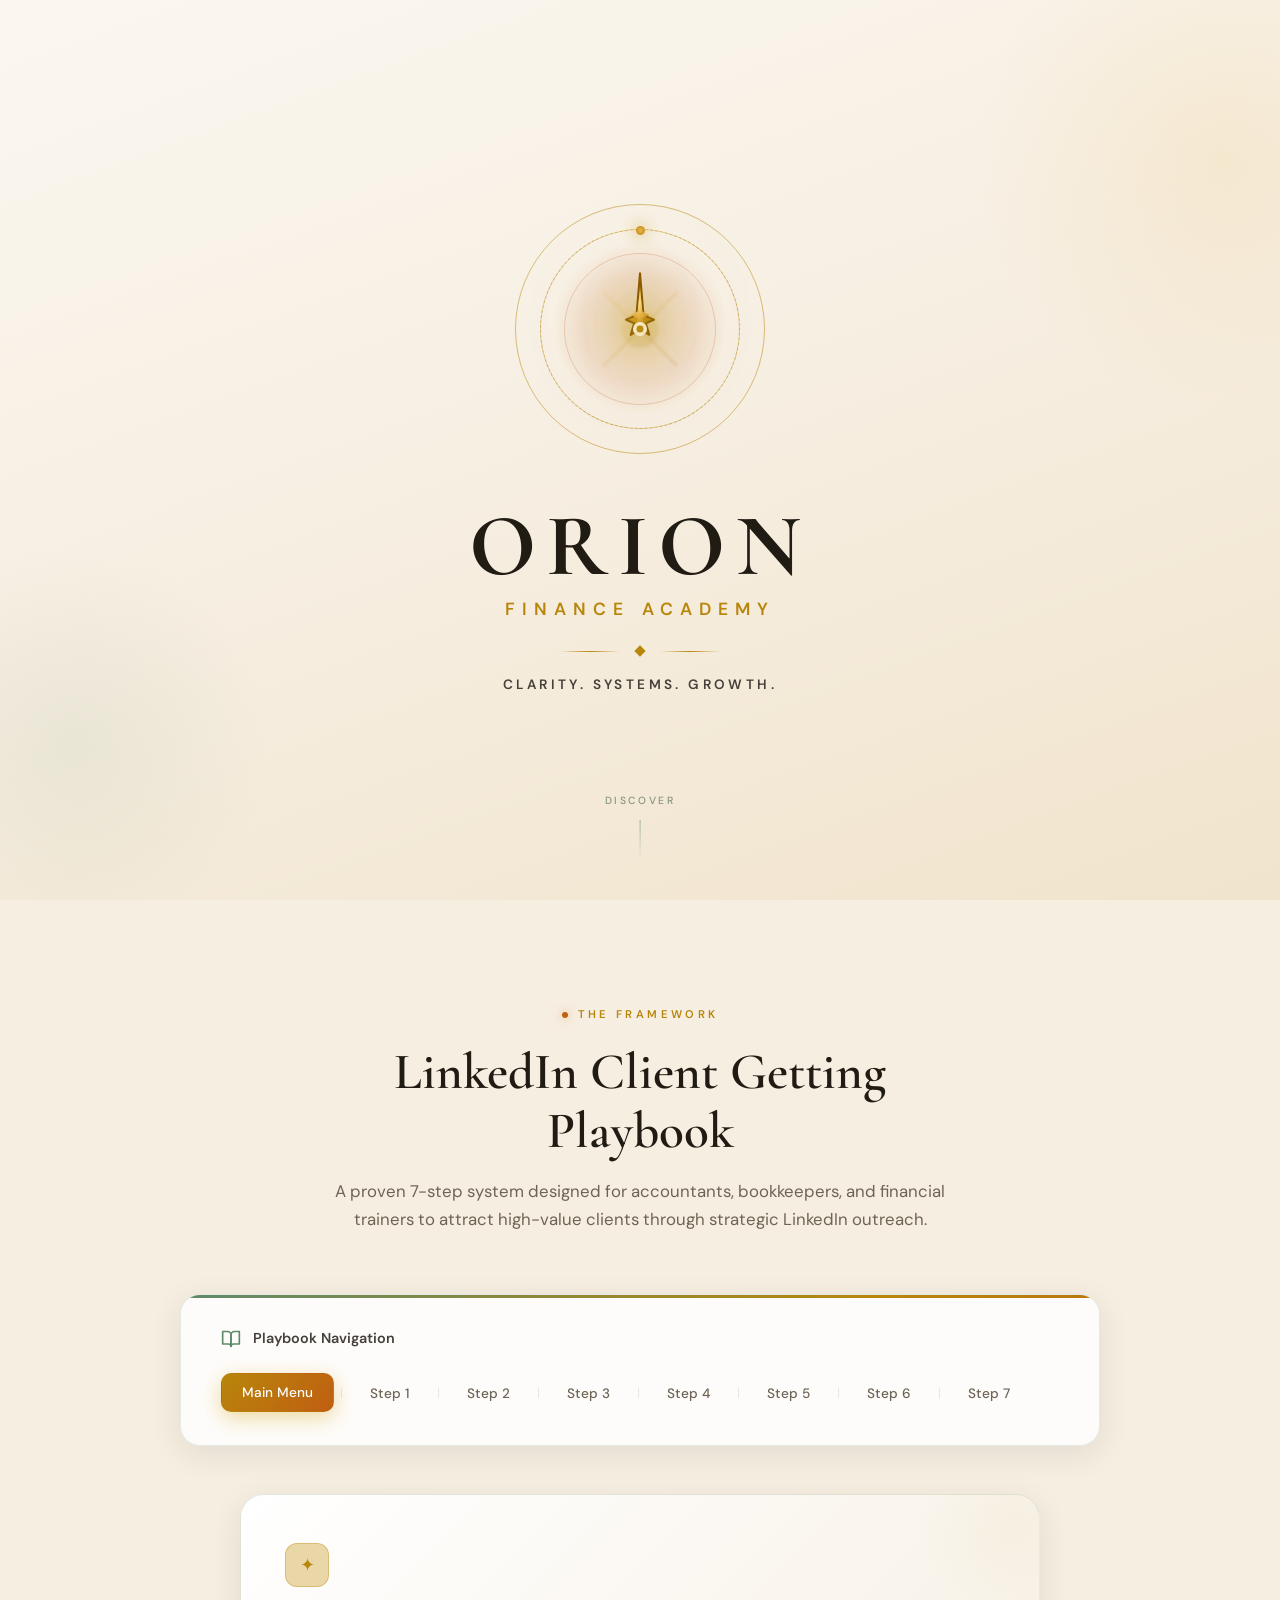
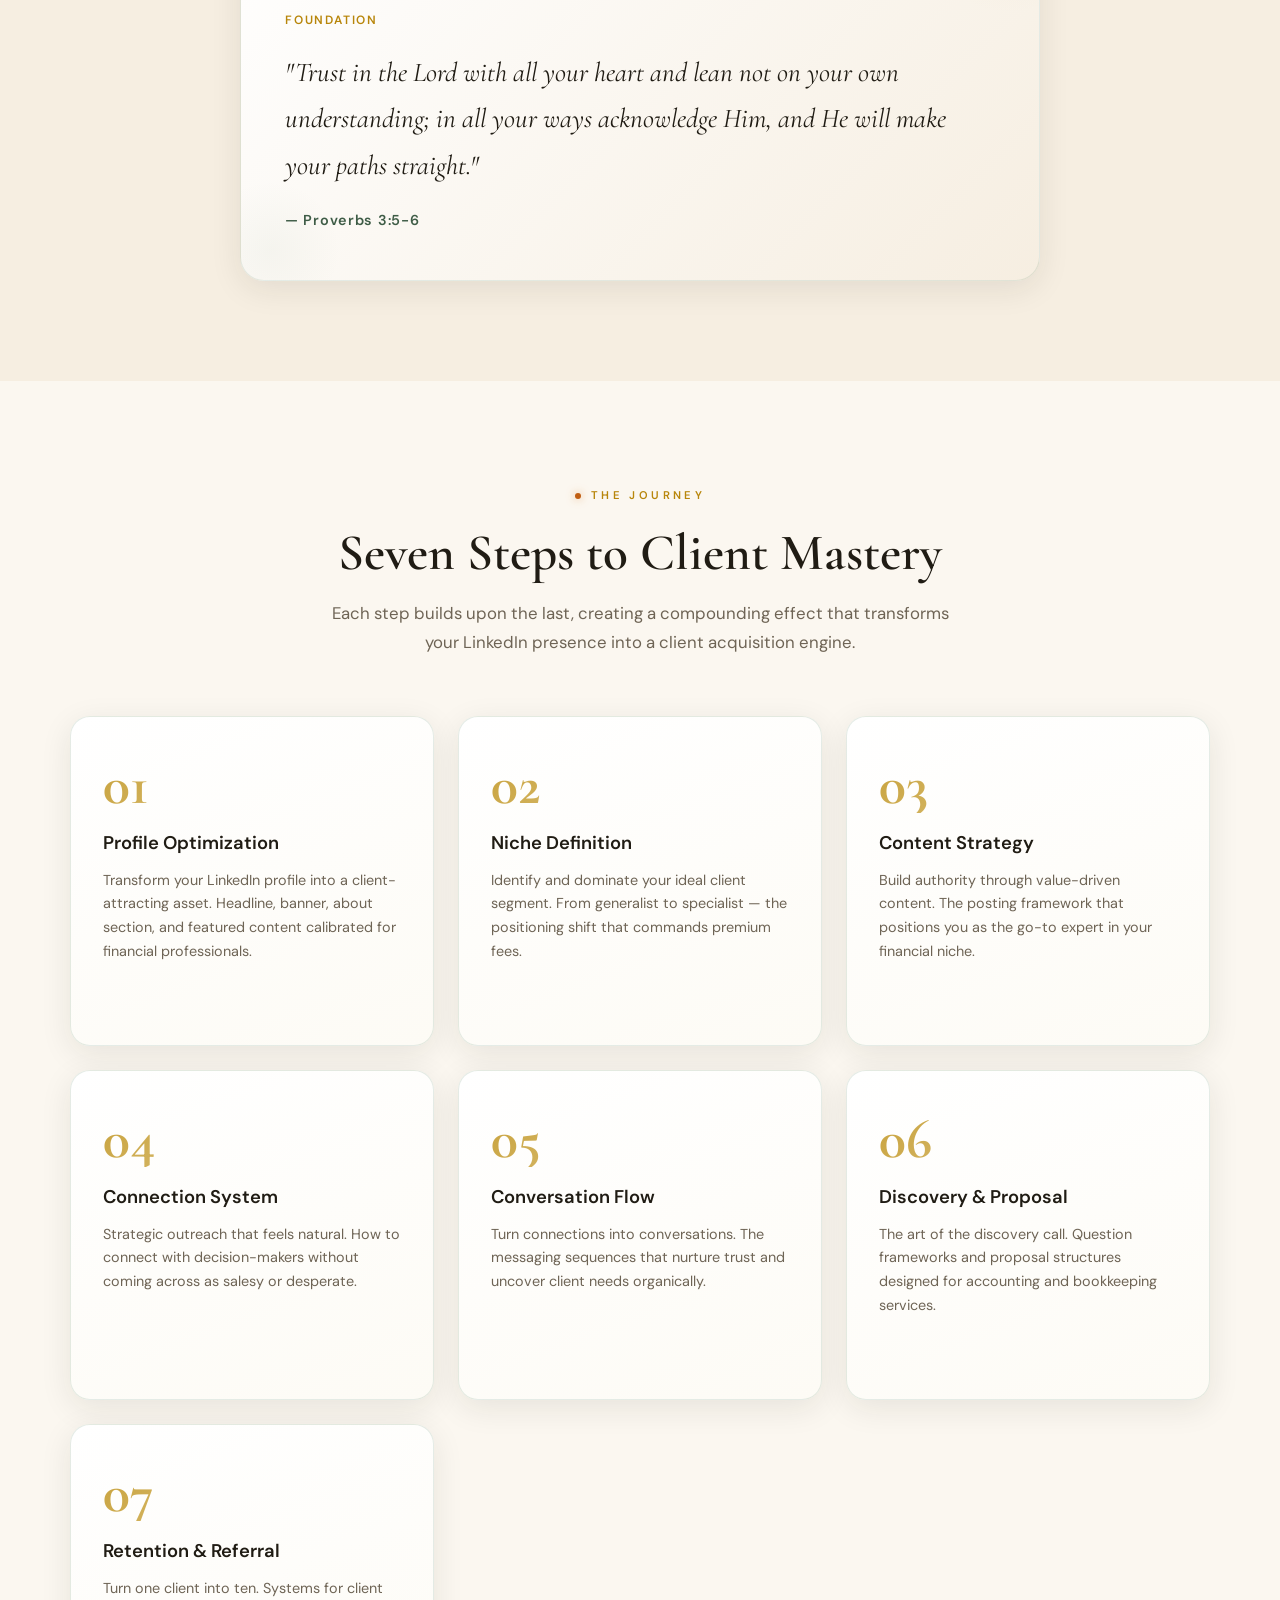
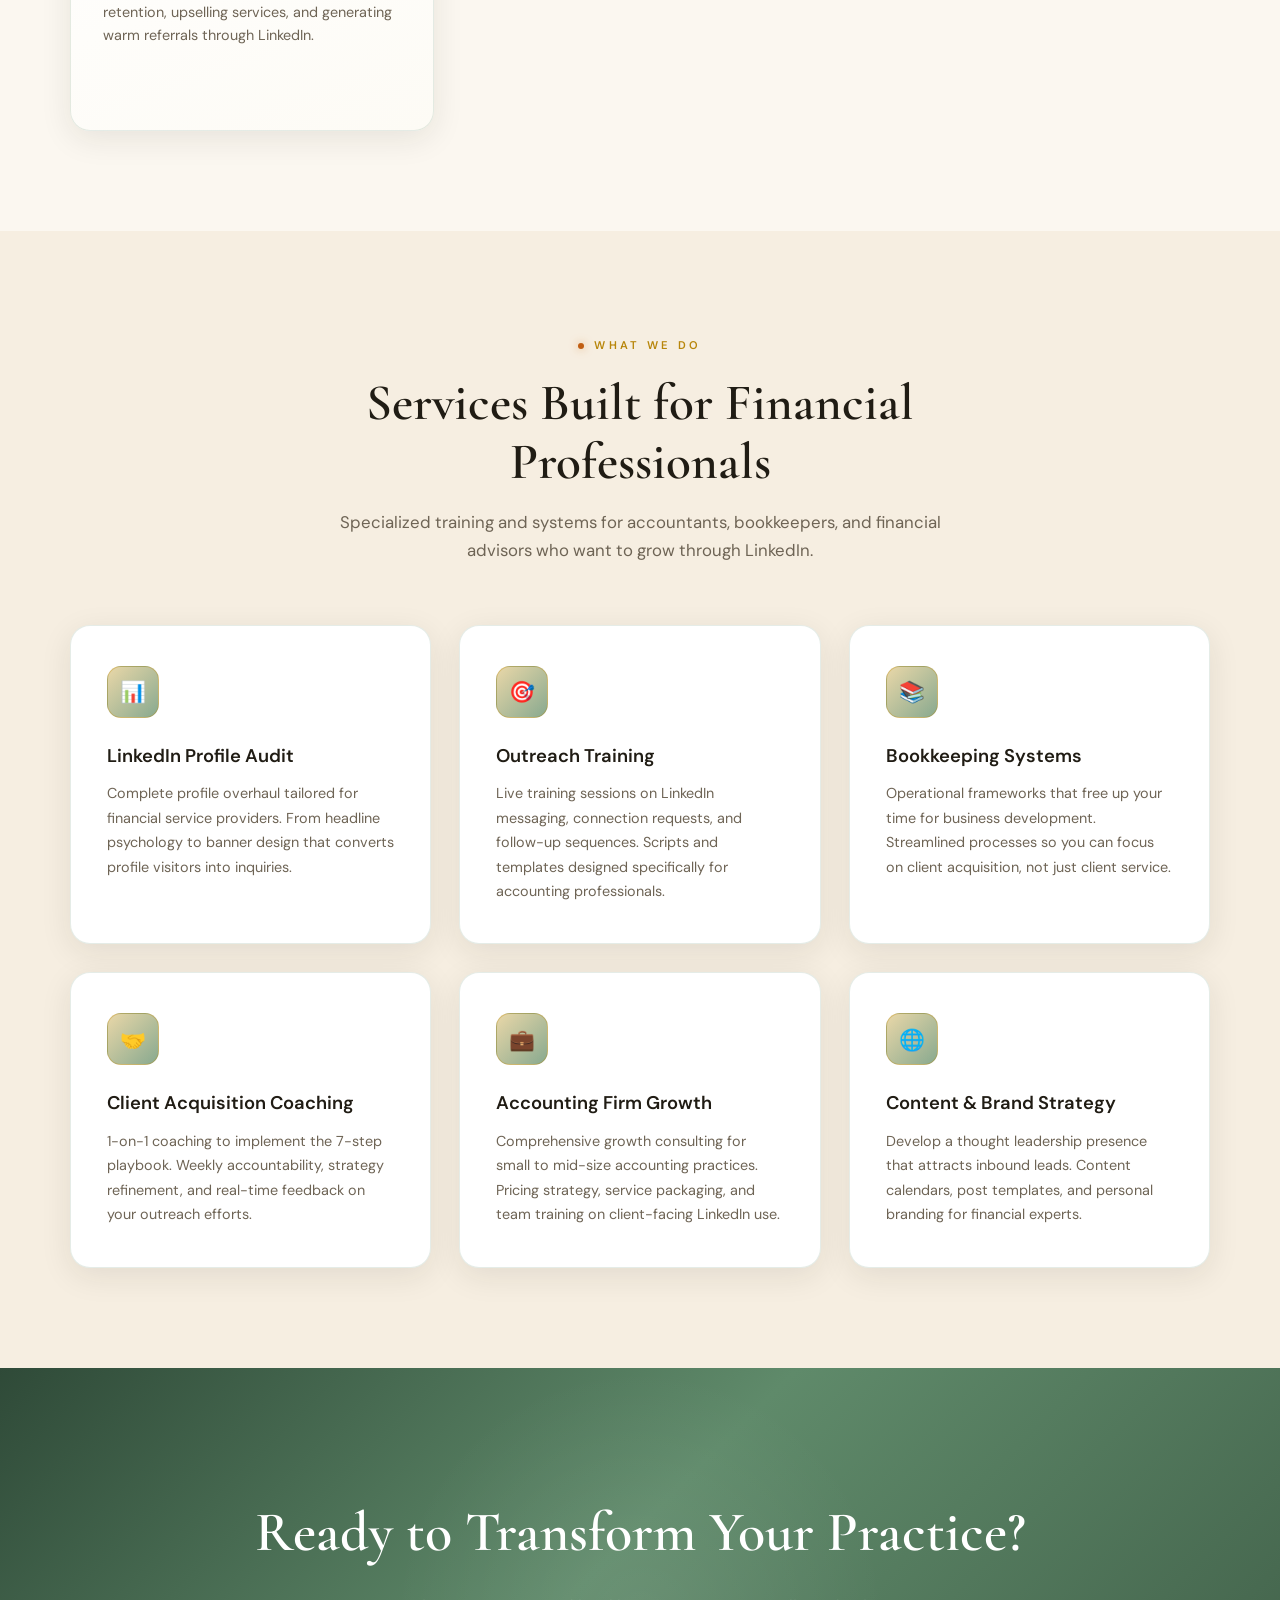
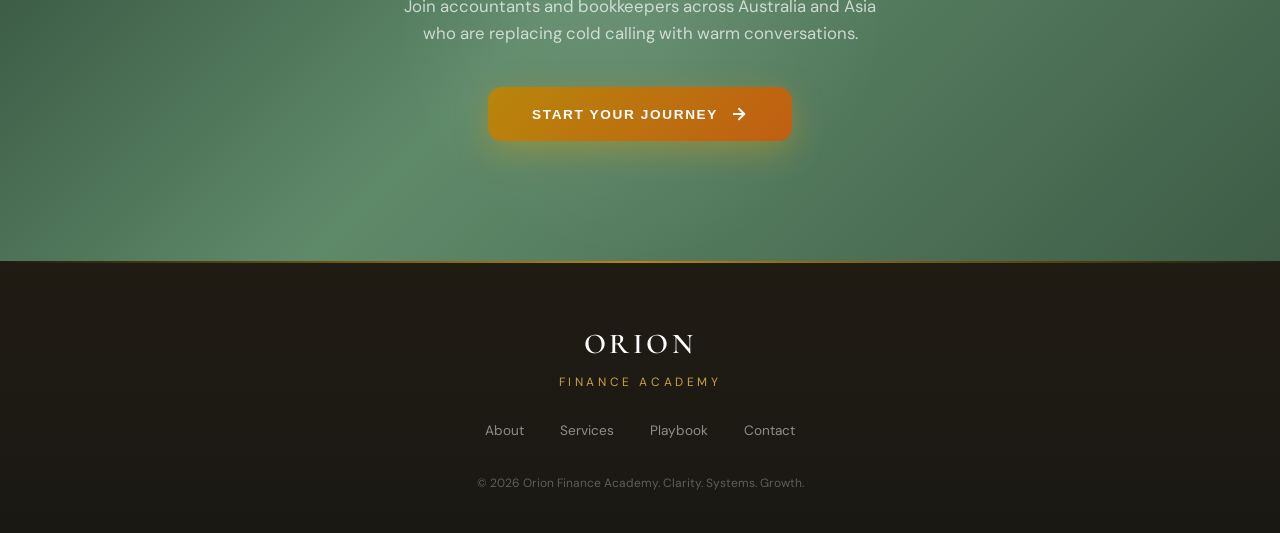
<file: index.html>
<!DOCTYPE html>
<html lang="en">
<head>
  <meta charset="UTF-8">
  <meta name="viewport" content="width=device-width, initial-scale=1.0">
  <title>Orion Finance Academy — LinkedIn Client Getting Playbook</title>
  <link href="https://fonts.googleapis.com/css2?family=Cormorant+Garamond:ital,wght@0,400;0,500;0,600;0,700;1,400;1,500&family=DM+Sans:ital,opsz,wght@0,9..40,300;0,9..40,400;0,9..40,500;0,9..40,600;0,9..40,700;1,9..40,400&display=swap" rel="stylesheet">
  <style>
    :root {
      --cream: #FBF7F0;
      --cream-warm: #F6EEE1;
      --sage: #5F8A6A;
      --sage-light: #88A98F;
      --sage-dark: #3E5C46;
      --gold: #B8860B;
      --gold-bright: #C79A1B;
      --gold-soft: #C8A23C;
      --gold-pale: #E9D7A8;
      --amber: #C05E12;
      --amber-soft: #D8894B;
      --charcoal: #201C14;
      --charcoal-soft: #45403A;
      --warm-gray: #6E6455;
      --border-light: rgba(95,138,106,0.16);
      --border-gold: rgba(184,134,11,0.34);
      --shadow-soft: 0 8px 32px rgba(32,28,20,0.09);
      --shadow-hover: 0 24px 70px rgba(32,28,20,0.16);
    }

    * { margin: 0; padding: 0; box-sizing: border-box; }

    body {
      font-family: 'DM Sans', sans-serif;
      background: var(--cream);
      color: var(--charcoal);
      overflow-x: hidden;
      line-height: 1.6;
    }

    /* ===== HERO ===== */
    .hero {
      min-height: 100vh;
      display: flex;
      flex-direction: column;
      align-items: center;
      justify-content: center;
      position: relative;
      background: linear-gradient(160deg, var(--cream) 0%, var(--cream-warm) 50%, #F1E4CC 100%);
      overflow: hidden;
    }

    .hero::before {
      content: '';
      position: absolute;
      top: -10%; right: -15%;
      width: 500px; height: 500px;
      background: radial-gradient(circle, rgba(232,181,74,0.12) 0%, transparent 70%);
      animation: float-orb 8s ease-in-out infinite;
    }

    .hero::after {
      content: '';
      position: absolute;
      bottom: -5%; left: -10%;
      width: 400px; height: 400px;
      background: radial-gradient(circle, rgba(95,138,106,0.08) 0%, transparent 70%);
      animation: float-orb 10s ease-in-out infinite reverse;
    }

    @keyframes float-orb {
      0%, 100% { transform: translate(0, 0) scale(1); }
      33% { transform: translate(20px, -30px) scale(1.05); }
      66% { transform: translate(-15px, 15px) scale(0.98); }
    }

    /* Northern Star */
    .star-container {
      position: relative;
      width: 250px; height: 250px;
      margin-bottom: 3rem;
      display: flex;
      align-items: center;
      justify-content: center;
    }

    .star-halo {
      position: absolute;
      width: 170px; height: 170px;
      border-radius: 50%;
      background: radial-gradient(circle, rgba(199,154,27,0.32) 0%, rgba(192,94,18,0.14) 45%, transparent 72%);
      animation: halo-pulse 3.6s ease-in-out infinite;
      filter: blur(2px);
    }

    @keyframes halo-pulse {
      0%, 100% { transform: scale(0.92); opacity: 0.75; }
      50% { transform: scale(1.08); opacity: 1; }
    }

    .star-glow {
      position: absolute;
      width: 100%; height: 100%;
      border-radius: 50%;
      border: 1.5px solid rgba(184,134,11,0.5);
      animation: glow-pulse 4s ease-in-out infinite;
    }

    .star-glow::before {
      content: '';
      position: absolute;
      inset: 24px;
      border-radius: 50%;
      border: 1px solid rgba(184,134,11,0.3);
      animation: glow-pulse 4s ease-in-out infinite 0.6s;
    }

    .star-glow::after {
      content: '';
      position: absolute;
      inset: 48px;
      border-radius: 50%;
      border: 1px solid rgba(192,94,18,0.24);
      animation: glow-pulse 4s ease-in-out infinite 1.2s;
    }

    @keyframes glow-pulse {
      0%, 100% { transform: scale(1); opacity: 0.6; }
      50% { transform: scale(1.08); opacity: 1; }
    }

    .star-orbit {
      position: absolute;
      width: 200px; height: 200px;
      border-radius: 50%;
      border: 1.5px dashed rgba(184,134,11,0.45);
      animation: orbit-spin 26s linear infinite;
    }

    .star-orbit::after {
      content: '';
      position: absolute;
      top: -4px; left: 50%;
      width: 9px; height: 9px;
      margin-left: -4px;
      border-radius: 50%;
      background: radial-gradient(circle, #E8B54A, #C0840F);
      box-shadow: 0 0 16px rgba(199,154,27,1);
      animation: orbit-dot-pulse 2.4s ease-in-out infinite;
    }

    @keyframes orbit-dot-pulse {
      0%, 100% { box-shadow: 0 0 10px rgba(232,181,74,0.6); }
      50% { box-shadow: 0 0 22px rgba(232,181,74,1); }
    }

    @keyframes orbit-spin {
      from { transform: rotate(0deg); }
      to { transform: rotate(360deg); }
    }

    .northern-star {
      width: 116px; height: 116px;
      position: relative;
      z-index: 2;
      animation: star-breathe 3s ease-in-out infinite;
      filter: drop-shadow(0 0 18px rgba(184,134,11,0.5)) drop-shadow(0 0 50px rgba(184,134,11,0.3));
    }

    @keyframes star-breathe {
      0%, 100% { transform: scale(1) rotate(0deg); }
      50% { transform: scale(1.07) rotate(3deg); }
    }

    .particle {
      position: absolute;
      border-radius: 50%;
      background: radial-gradient(circle, #E8B54A, #C0840F);
      box-shadow: 0 0 10px rgba(199,154,27,0.9);
      opacity: 0;
      animation: particle-float 3s ease-in-out infinite;
    }

    .particle:nth-child(1) { width: 3px; height: 3px; top: 15%; left: 20%; animation-delay: 0s; }
    .particle:nth-child(2) { width: 2px; height: 2px; top: 25%; right: 25%; animation-delay: 0.7s; }
    .particle:nth-child(3) { width: 4px; height: 4px; bottom: 20%; left: 30%; animation-delay: 1.4s; }
    .particle:nth-child(4) { width: 2px; height: 2px; bottom: 30%; right: 20%; animation-delay: 2.1s; }
    .particle:nth-child(5) { width: 3px; height: 3px; top: 50%; left: 10%; animation-delay: 0.5s; }
    .particle:nth-child(6) { width: 2px; height: 2px; top: 10%; right: 15%; animation-delay: 1.8s; }

    @keyframes particle-float {
      0% { opacity: 0; transform: translateY(0) scale(0); }
      20% { opacity: 0.8; transform: translateY(-10px) scale(1); }
      80% { opacity: 0.4; transform: translateY(-40px) scale(0.8); }
      100% { opacity: 0; transform: translateY(-60px) scale(0); }
    }

    /* Branding */
    .brand-title {
      font-family: 'Cormorant Garamond', serif;
      font-size: clamp(3rem, 7vw, 5.5rem);
      font-weight: 700;
      color: var(--charcoal);
      letter-spacing: 0.12em;
      text-transform: uppercase;
      line-height: 1;
      margin-bottom: 0.3rem;
      position: relative;
      z-index: 1;
      background: linear-gradient(100deg, var(--charcoal) 38%, var(--gold-bright) 50%, var(--charcoal) 62%);
      background-size: 250% 100%;
      -webkit-background-clip: text;
      background-clip: text;
      -webkit-text-fill-color: transparent;
      animation: title-shimmer 7s ease-in-out infinite;
      text-shadow: none;
    }

    @keyframes title-shimmer {
      0% { background-position: 120% 0; }
      40%, 100% { background-position: -60% 0; }
    }

    .brand-subtitle {
      font-family: 'DM Sans', sans-serif;
      font-size: clamp(0.8rem, 1.8vw, 1.1rem);
      font-weight: 600;
      color: var(--gold);
      letter-spacing: 0.4em;
      text-transform: uppercase;
      margin-bottom: 1.5rem;
      position: relative;
      z-index: 1;
    }

    .brand-divider {
      display: flex;
      align-items: center;
      gap: 16px;
      margin-bottom: 1.2rem;
      position: relative;
      z-index: 1;
    }

    .brand-divider .line {
      width: 60px;
      height: 1px;
      background: linear-gradient(90deg, transparent, var(--gold), transparent);
    }

    .brand-divider .diamond {
      width: 8px; height: 8px;
      background: var(--gold);
      transform: rotate(45deg);
      animation: diamond-shimmer 3s ease-in-out infinite;
    }

    @keyframes diamond-shimmer {
      0%, 100% { opacity: 0.6; transform: rotate(45deg) scale(1); }
      50% { opacity: 1; transform: rotate(45deg) scale(1.2); }
    }

    .brand-tagline {
      font-size: 0.85rem;
      color: var(--charcoal-soft);
      letter-spacing: 0.25em;
      text-transform: uppercase;
      font-weight: 600;
      position: relative;
      z-index: 1;
    }

    .scroll-hint {
      position: absolute;
      bottom: 40px;
      left: 50%;
      transform: translateX(-50%);
      display: flex;
      flex-direction: column;
      align-items: center;
      gap: 10px;
      cursor: pointer;
      opacity: 0.6;
      transition: opacity 0.3s;
    }

    .scroll-hint:hover { opacity: 1; }

    .scroll-hint span {
      font-size: 0.65rem;
      letter-spacing: 0.25em;
      text-transform: uppercase;
      color: var(--sage-dark);
      font-weight: 500;
    }

    .scroll-line {
      width: 1px;
      height: 40px;
      background: linear-gradient(180deg, var(--sage), transparent);
      position: relative;
      overflow: hidden;
    }

    .scroll-line::after {
      content: '';
      position: absolute;
      top: -10px;
      left: 0;
      width: 100%;
      height: 10px;
      background: var(--gold);
      animation: scroll-dot 2s ease-in-out infinite;
    }

    @keyframes scroll-dot {
      0% { top: -10px; opacity: 0; }
      30% { opacity: 1; }
      70% { opacity: 1; }
      100% { top: 40px; opacity: 0; }
    }

    /* ===== SECTIONS ===== */
    .section {
      padding: 100px 24px;
      position: relative;
    }

    .section-cream { background: var(--cream); }
    .section-warm { background: var(--cream-warm); }
    .section-sage { background: linear-gradient(135deg, #2F4A38 0%, var(--sage) 45%, var(--sage-dark) 100%); color: #fff; }

    .container {
      max-width: 1140px;
      margin: 0 auto;
    }

    .section-header {
      text-align: center;
      max-width: 640px;
      margin: 0 auto 60px;
    }

    .eyebrow {
      display: inline-flex;
      align-items: center;
      gap: 10px;
      font-size: 0.7rem;
      font-weight: 600;
      letter-spacing: 0.3em;
      text-transform: uppercase;
      color: var(--gold);
      margin-bottom: 1.2rem;
    }

    .eyebrow .dot {
      width: 6px; height: 6px;
      border-radius: 50%;
      background: var(--amber);
      box-shadow: 0 0 8px rgba(224,133,46,0.6);
    }

    .section-sage .eyebrow { color: var(--gold-pale); }
    .section-sage .eyebrow .dot { background: var(--gold); }

    .section-title {
      font-family: 'Cormorant Garamond', serif;
      font-size: clamp(2.2rem, 4.5vw, 3.2rem);
      font-weight: 600;
      color: var(--charcoal);
      line-height: 1.15;
      margin-bottom: 1rem;
    }

    .section-sage .section-title { color: #fff; }

    .section-desc {
      font-size: 1.05rem;
      color: var(--warm-gray);
      line-height: 1.7;
    }

    .section-sage .section-desc { color: rgba(255,255,255,0.7); }

    /* ===== PLAYBOOK NAV ===== */
    .playbook-bar {
      background: rgba(255,255,255,0.82);
      backdrop-filter: blur(12px);
      -webkit-backdrop-filter: blur(12px);
      border: 1px solid var(--border-light);
      border-radius: 20px;
      padding: 32px 40px;
      margin: 0 auto;
      max-width: 920px;
      box-shadow: var(--shadow-soft);
      position: relative;
      overflow: hidden;
    }

    .playbook-bar::before {
      content: '';
      position: absolute;
      top: 0; left: 0; right: 0;
      height: 3px;
      background: linear-gradient(90deg, var(--sage), var(--gold), var(--amber), var(--gold), var(--sage));
      background-size: 300% 100%;
      animation: gradient-shift 5s ease infinite;
    }

    @keyframes gradient-shift {
      0%, 100% { background-position: 0% 50%; }
      50% { background-position: 100% 50%; }
    }

    .pb-header {
      display: flex;
      align-items: center;
      gap: 12px;
      margin-bottom: 24px;
      font-size: 0.9rem;
      color: var(--charcoal-soft);
      font-weight: 600;
    }

    .pb-header svg {
      width: 20px; height: 20px;
      color: var(--sage);
    }

    .pb-links {
      display: flex;
      flex-wrap: wrap;
      gap: 6px;
      align-items: center;
    }

    .pb-link {
      padding: 10px 20px;
      border-radius: 10px;
      font-size: 0.85rem;
      font-weight: 500;
      color: var(--warm-gray);
      text-decoration: none;
      transition: all 0.3s ease;
      cursor: pointer;
      border: 1.5px solid transparent;
      background: transparent;
      font-family: 'DM Sans', sans-serif;
      position: relative;
      overflow: hidden;
    }

    .pb-link:hover {
      color: var(--sage-dark);
      border-color: var(--border-light);
      background: rgba(95,138,106,0.06);
      transform: translateY(-1px);
    }

    .pb-link.active {
      color: #fff;
      background: linear-gradient(135deg, var(--gold) 0%, var(--amber) 100%);
      border-color: transparent;
      box-shadow: 0 6px 20px rgba(212,160,23,0.4);
      transform: translateY(-1px);
    }

    .pb-link.active::after {
      content: '';
      position: absolute;
      inset: 0;
      background: linear-gradient(90deg, transparent, rgba(255,255,255,0.35), transparent);
      transform: translateX(-100%);
      animation: tab-shine 3.5s ease-in-out infinite 1s;
    }

    @keyframes tab-shine {
      0% { transform: translateX(-100%); }
      45%, 100% { transform: translateX(100%); }
    }

    .pb-ripple {
      position: absolute;
      border-radius: 50%;
      background: rgba(255,255,255,0.5);
      transform: scale(0);
      animation: pb-ripple 0.55s ease-out forwards;
      pointer-events: none;
    }

    @keyframes pb-ripple {
      to { transform: scale(4); opacity: 0; }
    }

    .pb-sep {
      color: var(--border-light);
      font-size: 0.8rem;
      user-select: none;
    }

    /* ===== VERSE CARD ===== */
    .verse-wrap {
      max-width: 800px;
      margin: 48px auto 0;
    }

    .verse-card {
      background: linear-gradient(135deg, #fff 0%, var(--cream-warm) 100%);
      border: 1px solid var(--border-light);
      border-radius: 24px;
      padding: 48px 44px;
      position: relative;
      overflow: hidden;
      box-shadow: var(--shadow-soft);
    }

    .verse-card::before {
      content: '';
      position: absolute;
      top: -60px; right: -60px;
      width: 180px; height: 180px;
      background: radial-gradient(circle, rgba(201,168,76,0.06) 0%, transparent 70%);
    }

    .verse-card::after {
      content: '';
      position: absolute;
      bottom: -40px; left: -40px;
      width: 140px; height: 140px;
      background: radial-gradient(circle, rgba(107,142,107,0.05) 0%, transparent 70%);
    }

    .verse-icon {
      width: 44px; height: 44px;
      border-radius: 12px;
      background: var(--gold-pale);
      border: 1px solid var(--border-gold);
      display: flex;
      align-items: center;
      justify-content: center;
      margin-bottom: 24px;
      color: var(--gold);
      font-size: 1.1rem;
      position: relative;
      z-index: 1;
    }

    .verse-label {
      font-size: 0.75rem;
      font-weight: 600;
      letter-spacing: 0.15em;
      text-transform: uppercase;
      color: var(--gold);
      margin-bottom: 20px;
      position: relative;
      z-index: 1;
    }

    .verse-text {
      font-family: 'Cormorant Garamond', serif;
      font-size: clamp(1.3rem, 3vw, 1.7rem);
      line-height: 1.7;
      color: var(--charcoal);
      font-style: italic;
      position: relative;
      z-index: 1;
    }

    .verse-ref {
      margin-top: 20px;
      font-size: 0.9rem;
      color: var(--sage-dark);
      font-weight: 600;
      letter-spacing: 0.05em;
      position: relative;
      z-index: 1;
    }

    /* ===== 7 STEPS ===== */
    .steps-grid {
      display: grid;
      grid-template-columns: repeat(auto-fit, minmax(300px, 1fr));
      gap: 24px;
    }

    .step-card {
      background: linear-gradient(160deg, #fff 0%, #FDFBF5 100%);
      border: 1px solid var(--border-light);
      border-radius: 20px;
      padding: 40px 32px;
      position: relative;
      cursor: pointer;
      transition: all 0.5s cubic-bezier(0.4, 0, 0.2, 1);
      overflow: hidden;
      box-shadow: var(--shadow-soft);
    }

    .step-card::before {
      content: '';
      position: absolute;
      top: 0; left: 0;
      width: 100%; height: 4px;
      background: linear-gradient(90deg, var(--sage), var(--gold), var(--amber));
      transform: scaleX(0);
      transform-origin: left;
      transition: transform 0.5s cubic-bezier(0.4, 0, 0.2, 1);
    }

    .step-card:hover::before {
      transform: scaleX(1);
    }

    .step-card::after {
      content: '';
      position: absolute;
      top: 0; right: 0;
      width: 130px; height: 130px;
      background: radial-gradient(circle, rgba(232,181,74,0.10) 0%, transparent 70%);
      transition: opacity 0.4s ease;
      opacity: 0;
    }

    .step-card:hover::after {
      opacity: 1;
    }

    .step-card:hover {
      transform: translateY(-6px);
      box-shadow: var(--shadow-hover);
      border-color: var(--border-gold);
    }

    .step-number {
      font-family: 'Cormorant Garamond', serif;
      font-size: 3.5rem;
      font-weight: 700;
      color: transparent;
      background: linear-gradient(135deg, var(--gold-soft) 0%, var(--gold-pale) 100%);
      -webkit-background-clip: text;
      background-clip: text;
      line-height: 1;
      margin-bottom: 16px;
      transition: all 0.4s;
    }

    .step-card:hover .step-number {
      color: transparent;
      background: linear-gradient(135deg, var(--gold) 0%, var(--amber) 100%);
      -webkit-background-clip: text;
      background-clip: text;
    }

    .step-title {
      font-size: 1.15rem;
      font-weight: 600;
      color: var(--charcoal);
      margin-bottom: 10px;
    }

    .step-desc {
      font-size: 0.9rem;
      color: var(--warm-gray);
      line-height: 1.65;
    }

    .step-cta {
      display: inline-flex;
      align-items: center;
      gap: 6px;
      margin-top: 20px;
      font-size: 0.8rem;
      font-weight: 600;
      color: var(--gold);
      text-transform: uppercase;
      letter-spacing: 0.1em;
      opacity: 0;
      transform: translateX(-8px);
      transition: all 0.3s ease;
    }

    .step-card:hover .step-cta {
      opacity: 1;
      transform: translateX(0);
    }

    /* ===== SERVICES ===== */
    .services-grid {
      display: grid;
      grid-template-columns: repeat(auto-fit, minmax(320px, 1fr));
      gap: 28px;
    }

    .service-card {
      background: #fff;
      border-radius: 20px;
      padding: 40px 36px;
      border: 1px solid var(--border-light);
      transition: all 0.4s ease;
      position: relative;
      overflow: hidden;
      box-shadow: var(--shadow-soft);
    }

    .service-card::after {
      content: '';
      position: absolute;
      top: 0; right: 0;
      width: 150px; height: 150px;
      background: radial-gradient(circle, rgba(232,181,74,0.12) 0%, transparent 70%);
      pointer-events: none;
      transition: opacity 0.4s ease;
      opacity: 0;
    }

    .service-card:hover::after {
      opacity: 1;
    }

    .service-card:hover {
      border-color: var(--border-gold);
      transform: translateY(-4px);
      box-shadow: var(--shadow-hover);
    }

    .service-icon {
      width: 52px; height: 52px;
      border-radius: 14px;
      background: linear-gradient(135deg, var(--gold-pale) 0%, var(--sage-light) 100%);
      border: 1px solid var(--border-gold);
      display: flex;
      align-items: center;
      justify-content: center;
      margin-bottom: 24px;
      font-size: 1.3rem;
      transition: transform 0.3s ease, box-shadow 0.3s ease;
    }

    .service-card:hover .service-icon {
      transform: scale(1.08) rotate(-3deg);
      box-shadow: 0 6px 18px rgba(212,160,23,0.3);
    }

    .service-title {
      font-size: 1.15rem;
      font-weight: 600;
      color: var(--charcoal);
      margin-bottom: 10px;
    }

    .service-desc {
      font-size: 0.9rem;
      color: var(--warm-gray);
      line-height: 1.7;
    }

    /* ===== CTA ===== */
    .cta-section {
      padding: 120px 24px;
      text-align: center;
      position: relative;
      overflow: hidden;
    }

    .cta-section::before {
      content: '';
      position: absolute;
      top: 50%; left: 50%;
      transform: translate(-50%, -50%);
      width: 500px; height: 500px;
      background: radial-gradient(circle, rgba(255,255,255,0.08) 0%, transparent 70%);
      pointer-events: none;
    }

    .cta-title {
      font-family: 'Cormorant Garamond', serif;
      font-size: clamp(2.2rem, 5vw, 3.5rem);
      font-weight: 600;
      color: #fff;
      margin-bottom: 16px;
      position: relative;
      z-index: 1;
    }

    .cta-subtitle {
      font-size: 1.05rem;
      color: rgba(255,255,255,0.7);
      margin-bottom: 40px;
      max-width: 480px;
      margin-left: auto;
      margin-right: auto;
      position: relative;
      z-index: 1;
    }

    .cta-button {
      display: inline-flex;
      align-items: center;
      gap: 12px;
      padding: 18px 44px;
      background: linear-gradient(135deg, var(--gold) 0%, var(--amber) 100%);
      color: #fff;
      font-size: 0.85rem;
      font-weight: 700;
      letter-spacing: 0.12em;
      text-transform: uppercase;
      text-decoration: none;
      border-radius: 14px;
      border: none;
      cursor: pointer;
      transition: all 0.4s cubic-bezier(0.4, 0, 0.2, 1);
      position: relative;
      z-index: 1;
      overflow: hidden;
      box-shadow: 0 10px 32px rgba(212,160,23,0.4);
    }

    .cta-button::before {
      content: '';
      position: absolute;
      top: 0; left: -100%;
      width: 100%; height: 100%;
      background: linear-gradient(90deg, transparent, rgba(255,255,255,0.35), transparent);
      transition: left 0.6s ease;
      z-index: 1;
    }

    .cta-button:hover::before { left: 100%; }

    .cta-button:hover {
      transform: translateY(-3px);
      box-shadow: 0 18px 44px rgba(212,160,23,0.5);
      filter: brightness(1.05);
    }

    .cta-button svg { z-index: 2; }

    /* ===== FOOTER ===== */
    .footer {
      padding: 60px 24px 40px;
      background: linear-gradient(180deg, var(--charcoal) 0%, #1A1813 100%);
      text-align: center;
      position: relative;
    }

    .footer::before {
      content: '';
      position: absolute;
      top: 0; left: 0; right: 0;
      height: 2px;
      background: linear-gradient(90deg, transparent, var(--gold), transparent);
    }

    .footer-brand {
      font-family: 'Cormorant Garamond', serif;
      font-size: 1.8rem;
      font-weight: 600;
      color: #fff;
      letter-spacing: 0.12em;
      text-transform: uppercase;
      margin-bottom: 6px;
    }

    .footer-sub {
      font-size: 0.75rem;
      color: var(--gold-soft);
      letter-spacing: 0.3em;
      text-transform: uppercase;
      margin-bottom: 28px;
    }

    .footer-links {
      display: flex;
      justify-content: center;
      gap: 36px;
      margin-bottom: 32px;
    }

    .footer-links a {
      color: rgba(255,255,255,0.5);
      text-decoration: none;
      font-size: 0.85rem;
      transition: color 0.3s;
    }

    .footer-links a:hover { color: var(--gold); }

    .footer-copy {
      font-size: 0.75rem;
      color: rgba(255,255,255,0.3);
    }

    /* ===== REVEAL ANIMATIONS ===== */
    .reveal {
      opacity: 0;
      transform: translateY(40px);
      filter: blur(4px);
      transition: all 0.9s cubic-bezier(0.16, 1, 0.3, 1);
    }

    .reveal.visible {
      opacity: 1;
      transform: translateY(0);
      filter: blur(0);
    }

    .reveal-delay-1 { transition-delay: 0.1s; }
    .reveal-delay-2 { transition-delay: 0.2s; }
    .reveal-delay-3 { transition-delay: 0.3s; }

    /* ===== RESPONSIVE ===== */
    @media (max-width: 768px) {
      .hero { padding: 80px 20px; }
      .section { padding: 60px 20px; }
      .playbook-bar { padding: 24px 20px; border-radius: 16px; }
      .verse-card { padding: 32px 24px; }
      .service-card { padding: 28px 24px; }
      .pb-links { gap: 4px; }
      .pb-link { padding: 8px 14px; font-size: 0.78rem; }
      .star-container { width: 220px; height: 220px; }
      .northern-star { width: 102px; height: 102px; }
      .star-halo { width: 155px; height: 155px; }
      .star-orbit { width: 180px; height: 180px; }
      .brand-title { font-size: clamp(2.6rem, 11vw, 3.6rem); letter-spacing: 0.08em; }
      .brand-subtitle { font-size: 0.85rem; letter-spacing: 0.28em; }
    }

    @media (prefers-reduced-motion: reduce) {
      *, *::before, *::after {
        animation-duration: 0.01ms !important;
        animation-iteration-count: 1 !important;
        transition-duration: 0.01ms !important;
      }
    }
  </style>
</head>
<body>

  <!-- HERO -->
  <section class="hero">
    <div class="star-container">
      <div class="star-glow"></div>
      <div class="star-halo"></div>
      <div class="star-orbit"></div>
      <div class="particle"></div>
      <div class="particle"></div>
      <div class="particle"></div>
      <div class="particle"></div>
      <div class="particle"></div>
      <div class="particle"></div>
      <svg class="northern-star" viewBox="0 0 100 100" fill="none">
        <defs>
          <linearGradient id="starGold" x1="0" y1="0" x2="1" y2="1">
            <stop offset="0%" stop-color="#E8B54A"/>
            <stop offset="50%" stop-color="#C79A1B"/>
            <stop offset="100%" stop-color="#A8790E"/>
          </linearGradient>
          <radialGradient id="starCore" cx="40%" cy="35%" r="70%">
            <stop offset="0%" stop-color="#FFE9A8"/>
            <stop offset="55%" stop-color="#E8B54A"/>
            <stop offset="100%" stop-color="#C0840F"/>
          </radialGradient>
          <filter id="starSoft" x="-40%" y="-40%" width="180%" height="180%">
            <feGaussianBlur stdDeviation="1.2"/>
          </filter>
        </defs>
        <path d="M50 2 L53 38 L62 42 L55 45 L58 55 L50 50 L42 55 L45 45 L38 42 L47 38 Z" fill="url(#starGold)" stroke="#8A5B00" stroke-width="1.8" stroke-linejoin="round"/>
        <path d="M50 15 L52 35 L58 38 L52 41 L54 48 L50 45 L46 48 L48 41 L42 38 L48 35 Z" fill="url(#starCore)" opacity="0.95"/>
        <circle cx="50" cy="50" r="6" fill="#FFFBEF"/>
        <circle cx="50" cy="50" r="3" fill="#B8860B"/>
        <path d="M50 6 L50 94" stroke="url(#starGold)" stroke-width="1.2" opacity="0.55" filter="url(#starSoft)"/>
        <path d="M6 50 L94 50" stroke="url(#starGold)" stroke-width="1.2" opacity="0.55" filter="url(#starSoft)"/>
        <path d="M18 18 L82 82" stroke="url(#starGold)" stroke-width="1" opacity="0.4" filter="url(#starSoft)"/>
        <path d="M82 18 L18 82" stroke="url(#starGold)" stroke-width="1" opacity="0.4" filter="url(#starSoft)"/>
        <circle cx="50" cy="50" r="16" fill="url(#starGold)" opacity="0.16" filter="url(#starSoft)"/>
      </svg>
    </div>

    <h1 class="brand-title">Orion</h1>
    <p class="brand-subtitle">Finance Academy</p>
    <div class="brand-divider">
      <div class="line"></div>
      <div class="diamond"></div>
      <div class="line"></div>
    </div>
    <p class="brand-tagline">Clarity. Systems. Growth.</p>

    <div class="scroll-hint" onclick="document.getElementById('playbook').scrollIntoView({behavior:'smooth'})">
      <span>Discover</span>
      <div class="scroll-line"></div>
    </div>
  </section>

  <!-- PLAYBOOK -->
  <section id="playbook" class="section section-warm">
    <div class="container">
      <div class="section-header reveal">
        <div class="eyebrow"><div class="dot"></div>The Framework</div>
        <h2 class="section-title">LinkedIn Client Getting Playbook</h2>
        <p class="section-desc">A proven 7-step system designed for accountants, bookkeepers, and financial trainers to attract high-value clients through strategic LinkedIn outreach.</p>
      </div>

      <div class="playbook-bar reveal reveal-delay-1">
        <div class="pb-header">
          <svg viewBox="0 0 24 24" fill="none" stroke="currentColor" stroke-width="2" stroke-linecap="round" stroke-linejoin="round"><path d="M2 3h6a4 4 0 0 1 4 4v14a3 3 0 0 0-3-3H2z"/><path d="M22 3h-6a4 4 0 0 0-4 4v14a3 3 0 0 1 3-3h7z"/></svg>
          Playbook Navigation
        </div>
        <div class="pb-links">
          <button class="pb-link active" onclick="setActive(this)">Main Menu</button>
          <span class="pb-sep">|</span>
          <button class="pb-link" onclick="setActive(this)">Step 1</button>
          <span class="pb-sep">|</span>
          <button class="pb-link" onclick="setActive(this)">Step 2</button>
          <span class="pb-sep">|</span>
          <button class="pb-link" onclick="setActive(this)">Step 3</button>
          <span class="pb-sep">|</span>
          <button class="pb-link" onclick="setActive(this)">Step 4</button>
          <span class="pb-sep">|</span>
          <button class="pb-link" onclick="setActive(this)">Step 5</button>
          <span class="pb-sep">|</span>
          <button class="pb-link" onclick="setActive(this)">Step 6</button>
          <span class="pb-sep">|</span>
          <button class="pb-link" onclick="setActive(this)">Step 7</button>
        </div>
      </div>

      <div class="verse-wrap reveal reveal-delay-2">
        <div class="verse-card">
          <div class="verse-icon">✦</div>
          <div class="verse-label">Foundation</div>
          <p class="verse-text">"Trust in the Lord with all your heart and lean not on your own understanding; in all your ways acknowledge Him, and He will make your paths straight."</p>
          <p class="verse-ref">— Proverbs 3:5-6</p>
        </div>
      </div>
    </div>
  </section>

  <!-- 7 STEPS -->
  <section class="section section-cream">
    <div class="container">
      <div class="section-header reveal">
        <div class="eyebrow"><div class="dot"></div>The Journey</div>
        <h2 class="section-title">Seven Steps to Client Mastery</h2>
        <p class="section-desc">Each step builds upon the last, creating a compounding effect that transforms your LinkedIn presence into a client acquisition engine.</p>
      </div>

      <div class="steps-grid">
        <div class="step-card reveal">
          <div class="step-number">01</div>
          <h3 class="step-title">Profile Optimization</h3>
          <p class="step-desc">Transform your LinkedIn profile into a client-attracting asset. Headline, banner, about section, and featured content calibrated for financial professionals.</p>
          <div class="step-cta">Explore →</div>
        </div>

        <div class="step-card reveal reveal-delay-1">
          <div class="step-number">02</div>
          <h3 class="step-title">Niche Definition</h3>
          <p class="step-desc">Identify and dominate your ideal client segment. From generalist to specialist — the positioning shift that commands premium fees.</p>
          <div class="step-cta">Explore →</div>
        </div>

        <div class="step-card reveal reveal-delay-2">
          <div class="step-number">03</div>
          <h3 class="step-title">Content Strategy</h3>
          <p class="step-desc">Build authority through value-driven content. The posting framework that positions you as the go-to expert in your financial niche.</p>
          <div class="step-cta">Explore →</div>
        </div>

        <div class="step-card reveal">
          <div class="step-number">04</div>
          <h3 class="step-title">Connection System</h3>
          <p class="step-desc">Strategic outreach that feels natural. How to connect with decision-makers without coming across as salesy or desperate.</p>
          <div class="step-cta">Explore →</div>
        </div>

        <div class="step-card reveal reveal-delay-1">
          <div class="step-number">05</div>
          <h3 class="step-title">Conversation Flow</h3>
          <p class="step-desc">Turn connections into conversations. The messaging sequences that nurture trust and uncover client needs organically.</p>
          <div class="step-cta">Explore →</div>
        </div>

        <div class="step-card reveal reveal-delay-2">
          <div class="step-number">06</div>
          <h3 class="step-title">Discovery & Proposal</h3>
          <p class="step-desc">The art of the discovery call. Question frameworks and proposal structures designed for accounting and bookkeeping services.</p>
          <div class="step-cta">Explore →</div>
        </div>

        <div class="step-card reveal reveal-delay-3">
          <div class="step-number">07</div>
          <h3 class="step-title">Retention & Referral</h3>
          <p class="step-desc">Turn one client into ten. Systems for client retention, upselling services, and generating warm referrals through LinkedIn.</p>
          <div class="step-cta">Explore →</div>
        </div>
      </div>
    </div>
  </section>

  <!-- SERVICES -->
  <section class="section section-warm">
    <div class="container">
      <div class="section-header reveal">
        <div class="eyebrow"><div class="dot"></div>What We Do</div>
        <h2 class="section-title">Services Built for Financial Professionals</h2>
        <p class="section-desc">Specialized training and systems for accountants, bookkeepers, and financial advisors who want to grow through LinkedIn.</p>
      </div>

      <div class="services-grid">
        <div class="service-card reveal">
          <div class="service-icon">📊</div>
          <h3 class="service-title">LinkedIn Profile Audit</h3>
          <p class="service-desc">Complete profile overhaul tailored for financial service providers. From headline psychology to banner design that converts profile visitors into inquiries.</p>
        </div>

        <div class="service-card reveal reveal-delay-1">
          <div class="service-icon">🎯</div>
          <h3 class="service-title">Outreach Training</h3>
          <p class="service-desc">Live training sessions on LinkedIn messaging, connection requests, and follow-up sequences. Scripts and templates designed specifically for accounting professionals.</p>
        </div>

        <div class="service-card reveal reveal-delay-2">
          <div class="service-icon">📚</div>
          <h3 class="service-title">Bookkeeping Systems</h3>
          <p class="service-desc">Operational frameworks that free up your time for business development. Streamlined processes so you can focus on client acquisition, not just client service.</p>
        </div>

        <div class="service-card reveal">
          <div class="service-icon">🤝</div>
          <h3 class="service-title">Client Acquisition Coaching</h3>
          <p class="service-desc">1-on-1 coaching to implement the 7-step playbook. Weekly accountability, strategy refinement, and real-time feedback on your outreach efforts.</p>
        </div>

        <div class="service-card reveal reveal-delay-1">
          <div class="service-icon">💼</div>
          <h3 class="service-title">Accounting Firm Growth</h3>
          <p class="service-desc">Comprehensive growth consulting for small to mid-size accounting practices. Pricing strategy, service packaging, and team training on client-facing LinkedIn use.</p>
        </div>

        <div class="service-card reveal reveal-delay-2">
          <div class="service-icon">🌐</div>
          <h3 class="service-title">Content & Brand Strategy</h3>
          <p class="service-desc">Develop a thought leadership presence that attracts inbound leads. Content calendars, post templates, and personal branding for financial experts.</p>
        </div>
      </div>
    </div>
  </section>

  <!-- CTA -->
  <section class="section section-sage cta-section">
    <div class="reveal">
      <h2 class="cta-title">Ready to Transform Your Practice?</h2>
      <p class="cta-subtitle">Join accountants and bookkeepers across Australia and Asia who are replacing cold calling with warm conversations.</p>
      <button class="cta-button">
        Start Your Journey
        <svg width="18" height="18" viewBox="0 0 24 24" fill="none" stroke="currentColor" stroke-width="2.5" stroke-linecap="round" stroke-linejoin="round"><line x1="5" y1="12" x2="19" y2="12"/><polyline points="12 5 19 12 12 19"/></svg>
      </button>
    </div>
  </section>

  <!-- FOOTER -->
  <footer class="footer">
    <div class="footer-brand">Orion</div>
    <div class="footer-sub">Finance Academy</div>
    <div class="footer-links">
      <a href="#">About</a>
      <a href="#">Services</a>
      <a href="#">Playbook</a>
      <a href="#">Contact</a>
    </div>
    <div class="footer-copy">© 2026 Orion Finance Academy. Clarity. Systems. Growth.</div>
  </footer>

  <script>
    const observer = new IntersectionObserver((entries) => {
      entries.forEach(entry => {
        if (entry.isIntersecting) entry.target.classList.add('visible');
      });
    }, { threshold: 0.08 });

    document.querySelectorAll('.reveal').forEach(el => observer.observe(el));

    function setActive(el) {
      document.querySelectorAll('.pb-link').forEach(l => l.classList.remove('active'));
      el.classList.add('active');

      const rect = el.getBoundingClientRect();
      const ripple = document.createElement('span');
      const size = Math.max(rect.width, rect.height);
      ripple.className = 'pb-ripple';
      ripple.style.width = ripple.style.height = size + 'px';
      ripple.style.left = (event.clientX - rect.left - size / 2) + 'px';
      ripple.style.top = (event.clientY - rect.top - size / 2) + 'px';
      el.appendChild(ripple);
      setTimeout(() => ripple.remove(), 600);
    }

    document.querySelectorAll('.pb-link').forEach(btn => {
      btn.addEventListener('click', function(e) {
        e.preventDefault();
        setActive(this);
      });
    });
  </script>

</body>
</html>
</file>
